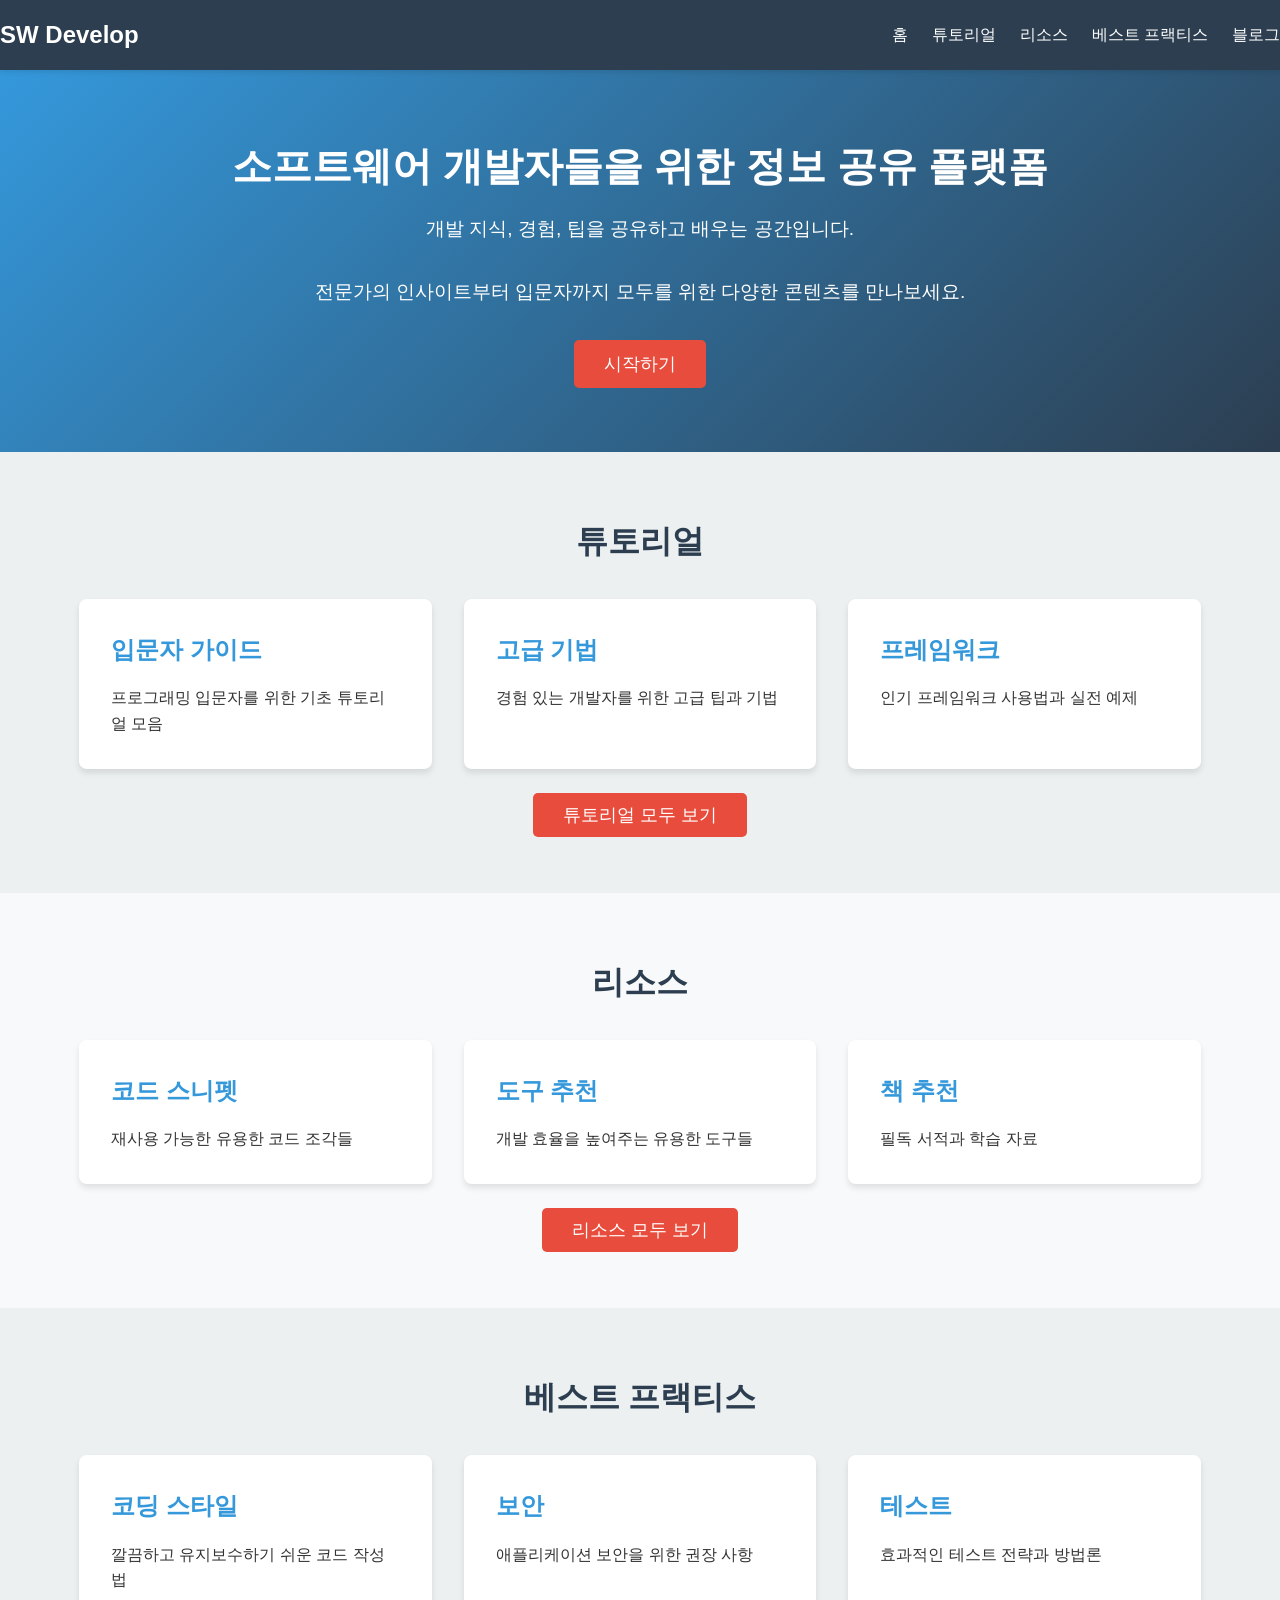
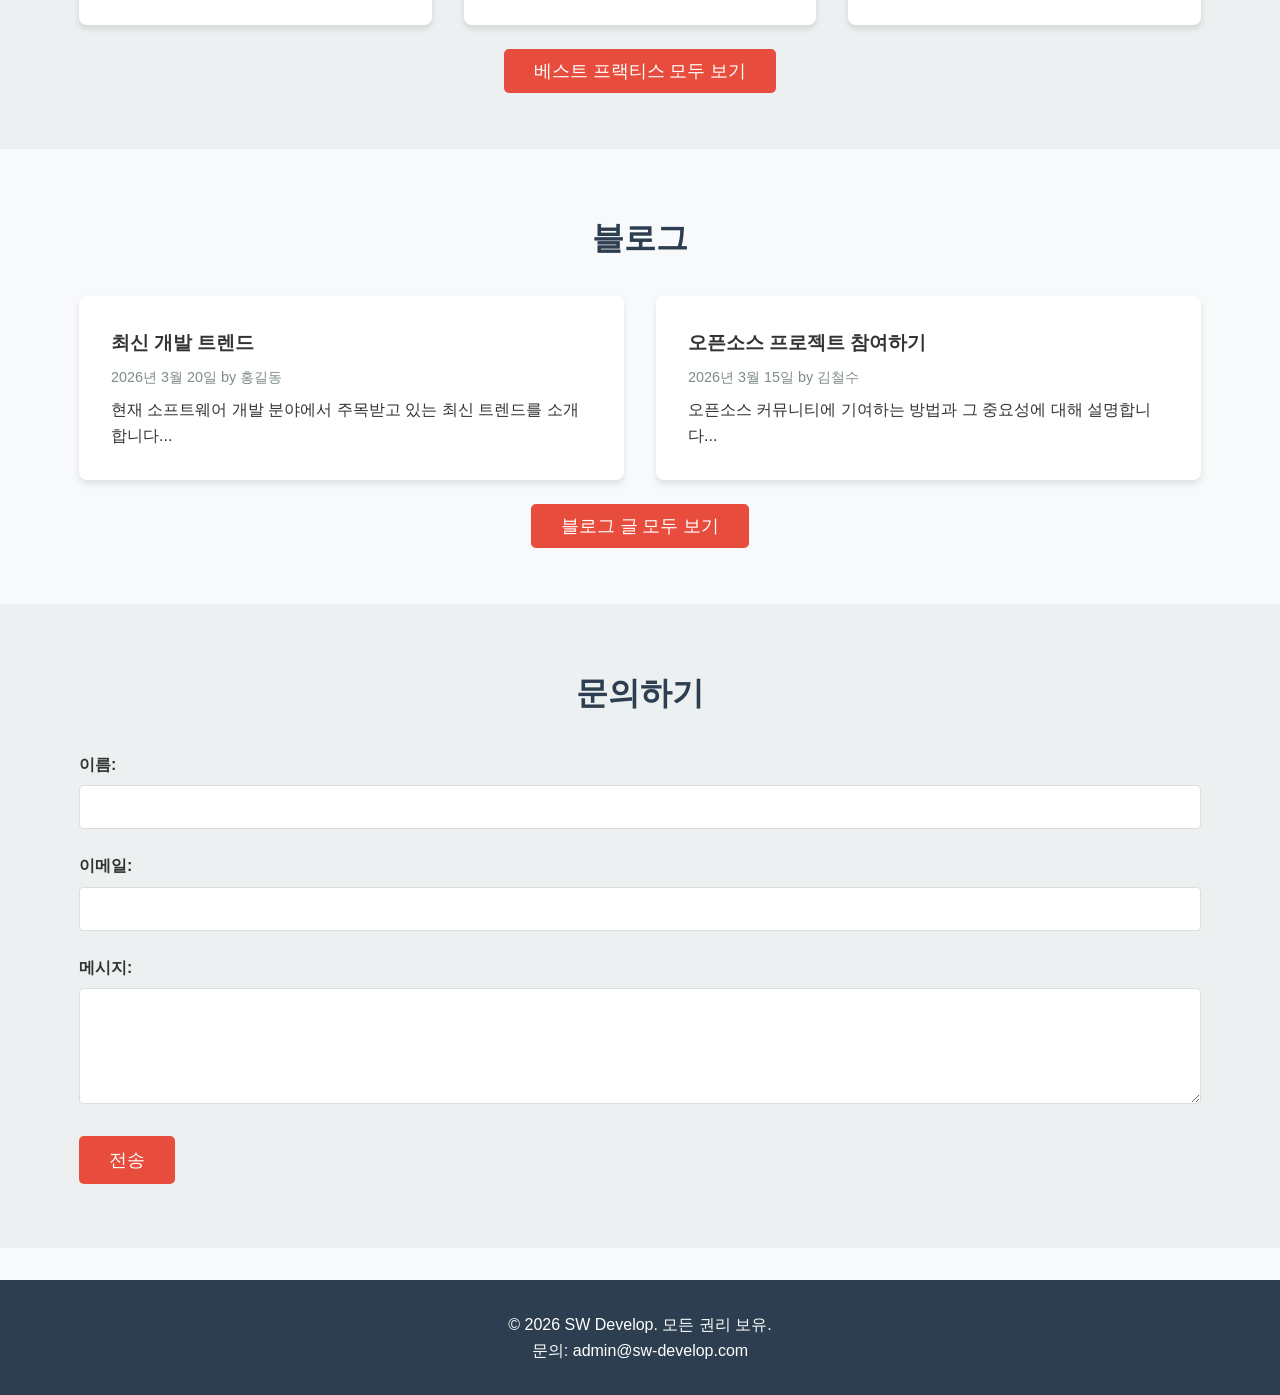
<file: index.html>
<!DOCTYPE html>
<html lang="ko">
<head>
    <meta charset="UTF-8">
    <meta name="viewport" content="width=device-width, initial-scale=1.0">
    <title>SW 개발자 정보 공유 사이트</title>
    <link rel="stylesheet" href="styles.css">
</head>
<body>
    <header>
        <nav class="navbar">
            <div class="nav-container">
                <h1 class="nav-logo">SW Develop</h1>
                <ul class="nav-menu">
                    <li class="nav-item">
                        <a href="index.html" class="nav-link">홈</a>
                    </li>
                    <li class="nav-item">
                        <a href="tutorials.html" class="nav-link">튜토리얼</a>
                    </li>
                    <li class="nav-item">
                        <a href="resources.html" class="nav-link">리소스</a>
                    </li>
                    <li class="nav-item">
                        <a href="best-practices.html" class="nav-link">베스트 프랙티스</a>
                    </li>
                    <li class="nav-item">
                        <a href="blog.html" class="nav-link">블로그</a>
                    </li>
                </ul>
            </div>
        </nav>
    </header>

    <main>
        <section id="home" class="hero">
            <div class="hero-container">
                <h2>소프트웨어 개발자들을 위한 정보 공유 플랫폼</h2>
                <p>개발 지식, 경험, 팁을 공유하고 배우는 공간입니다.</p>
                <p>전문가의 인사이트부터 입문자까지 모두를 위한 다양한 콘텐츠를 만나보세요.</p>
                <button class="cta-button">시작하기</button>
            </div>
        </section>

        <section id="tutorials" class="content-section">
            <div class="container">
                <h2>튜토리얼</h2>
                <div class="card-grid">
                    <div class="card">
                        <h3>입문자 가이드</h3>
                        <p>프로그래밍 입문자를 위한 기초 튜토리얼 모음</p>
                    </div>
                    <div class="card">
                        <h3>고급 기법</h3>
                        <p>경험 있는 개발자를 위한 고급 팁과 기법</p>
                    </div>
                    <div class="card">
                        <h3>프레임워크</h3>
                        <p>인기 프레임워크 사용법과 실전 예제</p>
                    </div>
                </div>
                <div style="text-align: center; margin-top: 2rem;">
                    <a href="tutorials.html" class="cta-button" style="text-decoration: none;">튜토리얼 모두 보기</a>
                </div>
            </div>
        </section>

        <section id="resources" class="content-section">
            <div class="container">
                <h2>리소스</h2>
                <div class="card-grid">
                    <div class="card">
                        <h3>코드 스니펫</h3>
                        <p>재사용 가능한 유용한 코드 조각들</p>
                    </div>
                    <div class="card">
                        <h3>도구 추천</h3>
                        <p>개발 효율을 높여주는 유용한 도구들</p>
                    </div>
                    <div class="card">
                        <h3>책 추천</h3>
                        <p>필독 서적과 학습 자료</p>
                    </div>
                </div>
                <div style="text-align: center; margin-top: 2rem;">
                    <a href="resources.html" class="cta-button" style="text-decoration: none;">리소스 모두 보기</a>
                </div>
            </div>
        </section>

        <section id="best-practices" class="content-section">
            <div class="container">
                <h2>베스트 프랙티스</h2>
                <div class="card-grid">
                    <div class="card">
                        <h3>코딩 스타일</h3>
                        <p>깔끔하고 유지보수하기 쉬운 코드 작성법</p>
                    </div>
                    <div class="card">
                        <h3>보안</h3>
                        <p>애플리케이션 보안을 위한 권장 사항</p>
                    </div>
                    <div class="card">
                        <h3>테스트</h3>
                        <p>효과적인 테스트 전략과 방법론</p>
                    </div>
                </div>
                <div style="text-align: center; margin-top: 2rem;">
                    <a href="best-practices.html" class="cta-button" style="text-decoration: none;">베스트 프랙티스 모두 보기</a>
                </div>
            </div>
        </section>

        <section id="blog" class="content-section">
            <div class="container">
                <h2>블로그</h2>
                <div class="blog-posts">
                    <article class="blog-post">
                        <h3>최신 개발 트렌드</h3>
                        <p class="post-meta">2026년 3월 20일 by 홍길동</p>
                        <p>현재 소프트웨어 개발 분야에서 주목받고 있는 최신 트렌드를 소개합니다...</p>
                    </article>
                    <article class="blog-post">
                        <h3>오픈소스 프로젝트 참여하기</h3>
                        <p class="post-meta">2026년 3월 15일 by 김철수</p>
                        <p>오픈소스 커뮤니티에 기여하는 방법과 그 중요성에 대해 설명합니다...</p>
                    </article>
                </div>
                <div style="text-align: center; margin-top: 2rem;">
                    <a href="blog.html" class="cta-button" style="text-decoration: none;">블로그 글 모두 보기</a>
                </div>
            </div>
        </section>
        
        <section id="contact" class="content-section">
            <div class="container">
                <h2>문의하기</h2>
                <form id="contact-form">
                    <div class="form-group">
                        <label for="name">이름:</label>
                        <input type="text" id="name" name="name" required>
                    </div>
                    <div class="form-group">
                        <label for="email">이메일:</label>
                        <input type="email" id="email" name="email" required>
                    </div>
                    <div class="form-group">
                        <label for="message">메시지:</label>
                        <textarea id="message" name="message" rows="5" required></textarea>
                    </div>
                    <button type="submit" class="cta-button">전송</button>
                </form>
            </div>
        </section>
    </main>

    <footer>
        <div class="container">
            <p>&copy; 2026 SW Develop. 모든 권리 보유.</p>
            <p>문의: admin@sw-develop.com</p>
        </div>
    </footer>

    <script src="script.js"></script>
</body>
</html>
</file>
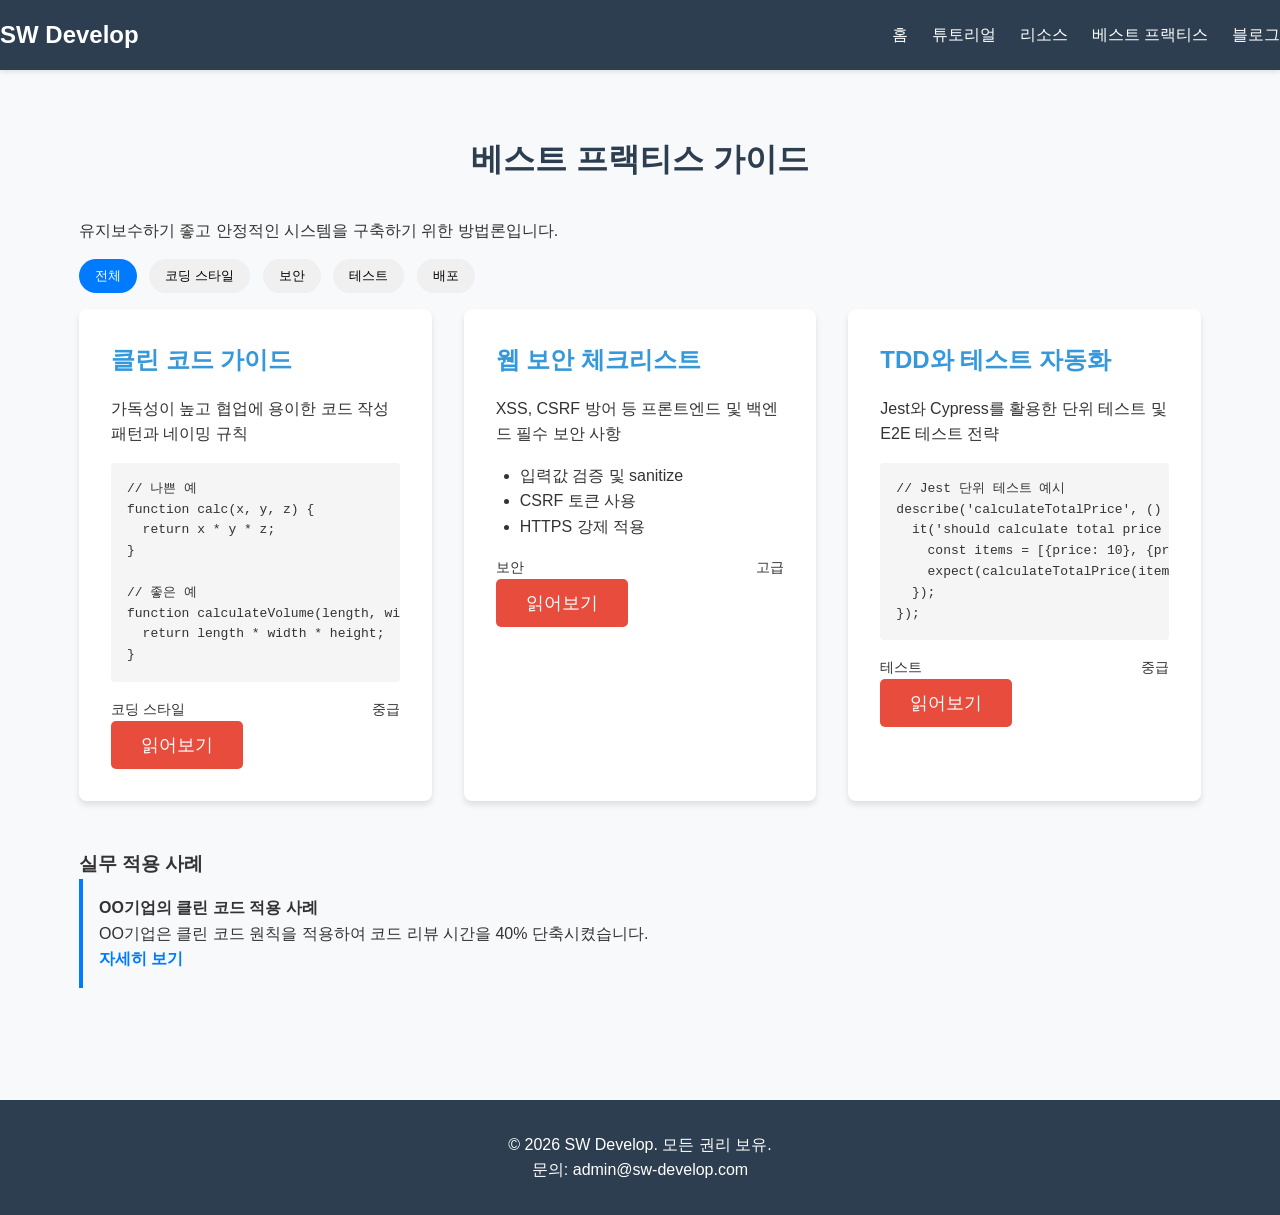
<file: best-practices.html>
<!DOCTYPE html>
<html lang="ko">
<head>
    <meta charset="UTF-8">
    <meta name="viewport" content="width=device-width, initial-scale=1.0">
    <title>베스트 프랙티스 - SW Develop</title>
    <link rel="stylesheet" href="styles.css">
</head>
<body>
    <header>
        <nav class="navbar">
            <div class="nav-container">
                <h1 class="nav-logo">SW Develop</h1>
                <ul class="nav-menu">
                    <li class="nav-item"><a href="index.html" class="nav-link">홈</a></li>
                    <li class="nav-item"><a href="tutorials.html" class="nav-link">튜토리얼</a></li>
                    <li class="nav-item"><a href="resources.html" class="nav-link">리소스</a></li>
                    <li class="nav-item"><a href="best-practices.html" class="nav-link active">베스트 프랙티스</a></li>
                    <li class="nav-item"><a href="blog.html" class="nav-link">블로그</a></li>
                </ul>
            </div>
        </nav>
    </header>

    <main>
        <section class="content-section">
            <div class="container">
                <h2>베스트 프랙티스 가이드</h2>
                <p>유지보수하기 좋고 안정적인 시스템을 구축하기 위한 방법론입니다.</p>
                
                <div class="best-practices-categories">
                    <button class="category-button active">전체</button>
                    <button class="category-button">코딩 스타일</button>
                    <button class="category-button">보안</button>
                    <button class="category-button">테스트</button>
                    <button class="category-button">배포</button>
                </div>
                
                <div class="card-grid">
                    <div class="card">
                        <h3>클린 코드 가이드</h3>
                        <p>가독성이 높고 협업에 용이한 코드 작성 패턴과 네이밍 규칙</p>
                        <pre class="code-example"><code>// 나쁜 예
function calc(x, y, z) {
  return x * y * z;
}

// 좋은 예
function calculateVolume(length, width, height) {
  return length * width * height;
}</code></pre>
                        <div class="practice-meta">
                            <span class="category">코딩 스타일</span>
                            <span class="difficulty">중급</span>
                        </div>
                        <button class="cta-button">읽어보기</button>
                    </div>
                    <div class="card">
                        <h3>웹 보안 체크리스트</h3>
                        <p>XSS, CSRF 방어 등 프론트엔드 및 백엔드 필수 보안 사항</p>
                        <ul class="security-checks">
                            <li>입력값 검증 및 sanitize</li>
                            <li>CSRF 토큰 사용</li>
                            <li>HTTPS 강제 적용</li>
                        </ul>
                        <div class="practice-meta">
                            <span class="category">보안</span>
                            <span class="difficulty">고급</span>
                        </div>
                        <button class="cta-button">읽어보기</button>
                    </div>
                    <div class="card">
                        <h3>TDD와 테스트 자동화</h3>
                        <p>Jest와 Cypress를 활용한 단위 테스트 및 E2E 테스트 전략</p>
                        <pre class="code-example"><code>// Jest 단위 테스트 예시
describe('calculateTotalPrice', () => {
  it('should calculate total price correctly', () => {
    const items = [{price: 10}, {price: 20}];
    expect(calculateTotalPrice(items)).toBe(30);
  });
});</code></pre>
                        <div class="practice-meta">
                            <span class="category">테스트</span>
                            <span class="difficulty">중급</span>
                        </div>
                        <button class="cta-button">읽어보기</button>
                    </div>
                </div>
                
                <div class="case-studies">
                    <h3>실무 적용 사례</h3>
                    <div class="case-study">
                        <h4>OO기업의 클린 코드 적용 사례</h4>
                        <p>OO기업은 클린 코드 원칙을 적용하여 코드 리뷰 시간을 40% 단축시켰습니다.</p>
                        <a href="#" class="read-more">자세히 보기</a>
                    </div>
                </div>
            </div>
        </section>
    </main>

    <footer>
        <div class="container">
            <p>&copy; 2026 SW Develop. 모든 권리 보유.</p>
            <p>문의: admin@sw-develop.com</p>
        </div>
    </footer>

    <script src="script.js"></script>
</body>
</html>
</file>
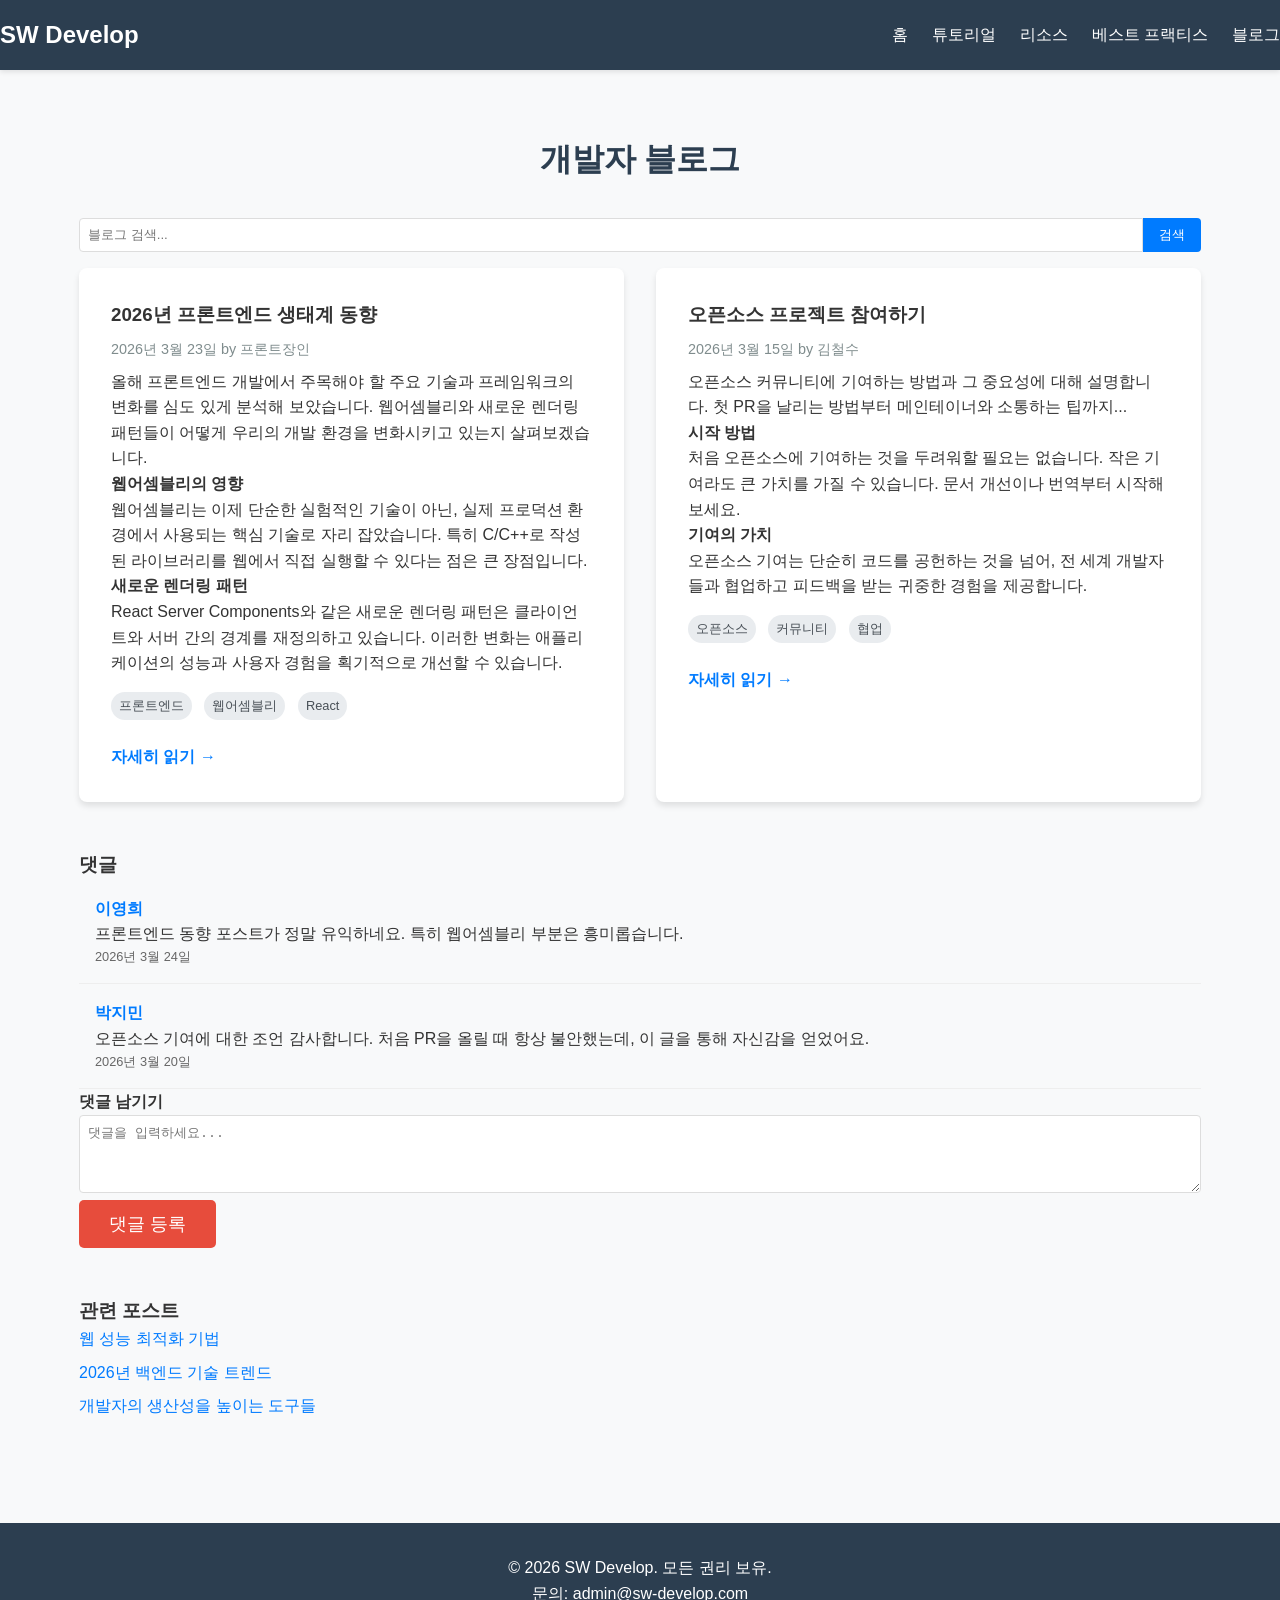
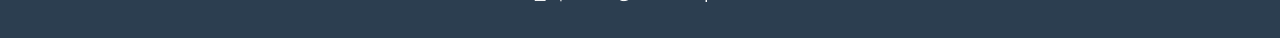
<file: blog.html>
<!DOCTYPE html>
<html lang="ko">
<head>
    <meta charset="UTF-8">
    <meta name="viewport" content="width=device-width, initial-scale=1.0">
    <title>블로그 - SW Develop</title>
    <link rel="stylesheet" href="styles.css">
</head>
<body>
    <header>
        <nav class="navbar">
            <div class="nav-container">
                <h1 class="nav-logo">SW Develop</h1>
                <ul class="nav-menu">
                    <li class="nav-item"><a href="index.html" class="nav-link">홈</a></li>
                    <li class="nav-item"><a href="tutorials.html" class="nav-link">튜토리얼</a></li>
                    <li class="nav-item"><a href="resources.html" class="nav-link">리소스</a></li>
                    <li class="nav-item"><a href="best-practices.html" class="nav-link">베스트 프랙티스</a></li>
                    <li class="nav-item"><a href="blog.html" class="nav-link active">블로그</a></li>
                </ul>
            </div>
        </nav>
    </header>

    <main>
        <section class="content-section">
            <div class="container">
                <h2>개발자 블로그</h2>
                
                <div class="blog-search">
                    <input type="text" placeholder="블로그 검색..." class="search-input">
                    <button class="search-button">검색</button>
                </div>
                
                <div class="blog-posts">
                    <article class="blog-post">
                        <h3>2026년 프론트엔드 생태계 동향</h3>
                        <p class="post-meta">2026년 3월 23일 by 프론트장인</p>
                        <p>올해 프론트엔드 개발에서 주목해야 할 주요 기술과 프레임워크의 변화를 심도 있게 분석해 보았습니다. 웹어셈블리와 새로운 렌더링 패턴들이 어떻게 우리의 개발 환경을 변화시키고 있는지 살펴보겠습니다.</p>
                        
                        <h4>웹어셈블리의 영향</h4>
                        <p>웹어셈블리는 이제 단순한 실험적인 기술이 아닌, 실제 프로덕션 환경에서 사용되는 핵심 기술로 자리 잡았습니다. 특히 C/C++로 작성된 라이브러리를 웹에서 직접 실행할 수 있다는 점은 큰 장점입니다.</p>
                        
                        <h4>새로운 렌더링 패턴</h4>
                        <p>React Server Components와 같은 새로운 렌더링 패턴은 클라이언트와 서버 간의 경계를 재정의하고 있습니다. 이러한 변화는 애플리케이션의 성능과 사용자 경험을 획기적으로 개선할 수 있습니다.</p>
                        
                        <div class="tags">
                            <span class="tag">프론트엔드</span>
                            <span class="tag">웹어셈블리</span>
                            <span class="tag">React</span>
                        </div>
                        
                        <a href="#" class="read-more" style="color: #007bff; text-decoration: none;">자세히 읽기 &rarr;</a>
                    </article>
                    
                    <article class="blog-post">
                        <h3>오픈소스 프로젝트 참여하기</h3>
                        <p class="post-meta">2026년 3월 15일 by 김철수</p>
                        <p>오픈소스 커뮤니티에 기여하는 방법과 그 중요성에 대해 설명합니다. 첫 PR을 날리는 방법부터 메인테이너와 소통하는 팁까지...</p>
                        
                        <h4>시작 방법</h4>
                        <p>처음 오픈소스에 기여하는 것을 두려워할 필요는 없습니다. 작은 기여라도 큰 가치를 가질 수 있습니다. 문서 개선이나 번역부터 시작해보세요.</p>
                        
                        <h4>기여의 가치</h4>
                        <p>오픈소스 기여는 단순히 코드를 공헌하는 것을 넘어, 전 세계 개발자들과 협업하고 피드백을 받는 귀중한 경험을 제공합니다.</p>
                        
                        <div class="tags">
                            <span class="tag">오픈소스</span>
                            <span class="tag">커뮤니티</span>
                            <span class="tag">협업</span>
                        </div>
                        
                        <a href="#" class="read-more" style="color: #007bff; text-decoration: none;">자세히 읽기 &rarr;</a>
                    </article>
                </div>
                
                <div class="comments-section">
                    <h3>댓글</h3>
                    <div class="comment">
                        <p class="comment-author">이영희</p>
                        <p class="comment-content">프론트엔드 동향 포스트가 정말 유익하네요. 특히 웹어셈블리 부분은 흥미롭습니다.</p>
                        <p class="comment-date">2026년 3월 24일</p>
                    </div>
                    <div class="comment">
                        <p class="comment-author">박지민</p>
                        <p class="comment-content">오픈소스 기여에 대한 조언 감사합니다. 처음 PR을 올릴 때 항상 불안했는데, 이 글을 통해 자신감을 얻었어요.</p>
                        <p class="comment-date">2026년 3월 20일</p>
                    </div>
                    <div class="comment-form">
                        <h4>댓글 남기기</h4>
                        <textarea placeholder="댓글을 입력하세요..." rows="4"></textarea>
                        <button class="cta-button">댓글 등록</button>
                    </div>
                </div>
                
                <div class="related-posts">
                    <h3>관련 포스트</h3>
                    <ul>
                        <li><a href="#">웹 성능 최적화 기법</a></li>
                        <li><a href="#">2026년 백엔드 기술 트렌드</a></li>
                        <li><a href="#">개발자의 생산성을 높이는 도구들</a></li>
                    </ul>
                </div>
            </div>
        </section>
    </main>

    <footer>
        <div class="container">
            <p>&copy; 2026 SW Develop. 모든 권리 보유.</p>
            <p>문의: admin@sw-develop.com</p>
        </div>
    </footer>

    <script src="script.js"></script>
</body>
</html>
</file>
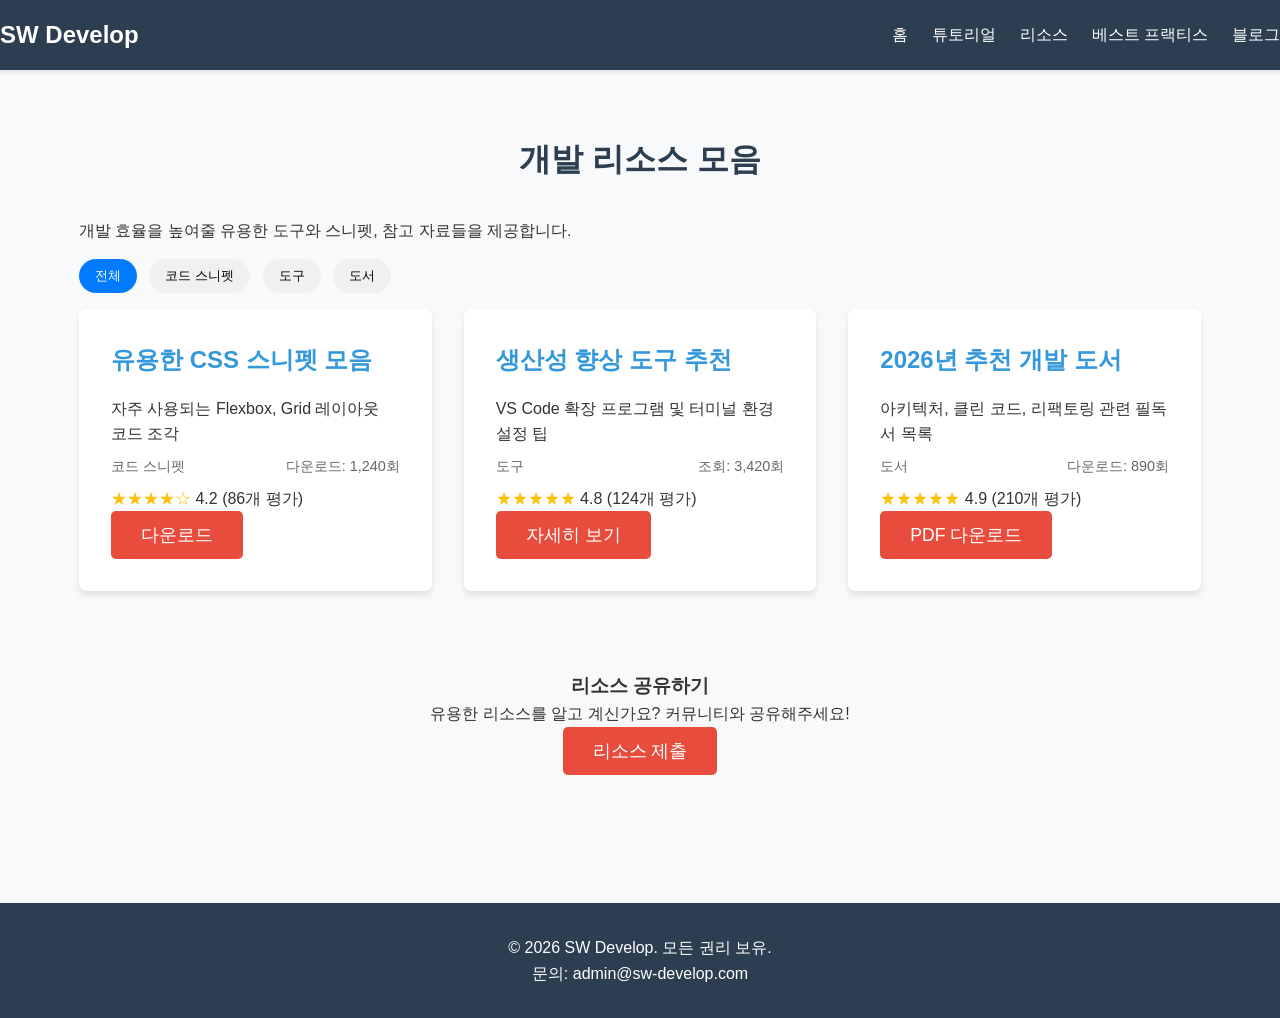
<file: resources.html>
<!DOCTYPE html>
<html lang="ko">
<head>
    <meta charset="UTF-8">
    <meta name="viewport" content="width=device-width, initial-scale=1.0">
    <title>리소스 - SW Develop</title>
    <link rel="stylesheet" href="styles.css">
</head>
<body>
    <header>
        <nav class="navbar">
            <div class="nav-container">
                <h1 class="nav-logo">SW Develop</h1>
                <ul class="nav-menu">
                    <li class="nav-item"><a href="index.html" class="nav-link">홈</a></li>
                    <li class="nav-item"><a href="tutorials.html" class="nav-link">튜토리얼</a></li>
                    <li class="nav-item"><a href="resources.html" class="nav-link active">리소스</a></li>
                    <li class="nav-item"><a href="best-practices.html" class="nav-link">베스트 프랙티스</a></li>
                    <li class="nav-item"><a href="blog.html" class="nav-link">블로그</a></li>
                </ul>
            </div>
        </nav>
    </header>

    <main>
        <section class="content-section">
            <div class="container">
                <h2>개발 리소스 모음</h2>
                <p>개발 효율을 높여줄 유용한 도구와 스니펫, 참고 자료들을 제공합니다.</p>
                
                <div class="resource-filters">
                    <button class="filter-button active">전체</button>
                    <button class="filter-button">코드 스니펫</button>
                    <button class="filter-button">도구</button>
                    <button class="filter-button">도서</button>
                </div>
                
                <div class="card-grid">
                    <div class="card">
                        <h3>유용한 CSS 스니펫 모음</h3>
                        <p>자주 사용되는 Flexbox, Grid 레이아웃 코드 조각</p>
                        <div class="resource-meta">
                            <span class="resource-type">코드 스니펫</span>
                            <span class="download-count">다운로드: 1,240회</span>
                        </div>
                        <div class="rating">
                            <span class="stars">★★★★☆</span>
                            <span class="rating-value">4.2 (86개 평가)</span>
                        </div>
                        <button class="cta-button">다운로드</button>
                    </div>
                    <div class="card">
                        <h3>생산성 향상 도구 추천</h3>
                        <p>VS Code 확장 프로그램 및 터미널 환경 설정 팁</p>
                        <div class="resource-meta">
                            <span class="resource-type">도구</span>
                            <span class="download-count">조회: 3,420회</span>
                        </div>
                        <div class="rating">
                            <span class="stars">★★★★★</span>
                            <span class="rating-value">4.8 (124개 평가)</span>
                        </div>
                        <button class="cta-button">자세히 보기</button>
                    </div>
                    <div class="card">
                        <h3>2026년 추천 개발 도서</h3>
                        <p>아키텍처, 클린 코드, 리팩토링 관련 필독서 목록</p>
                        <div class="resource-meta">
                            <span class="resource-type">도서</span>
                            <span class="download-count">다운로드: 890회</span>
                        </div>
                        <div class="rating">
                            <span class="stars">★★★★★</span>
                            <span class="rating-value">4.9 (210개 평가)</span>
                        </div>
                        <button class="cta-button">PDF 다운로드</button>
                    </div>
                </div>
                
                <div class="resource-submission">
                    <h3>리소스 공유하기</h3>
                    <p>유용한 리소스를 알고 계신가요? 커뮤니티와 공유해주세요!</p>
                    <button class="cta-button">리소스 제출</button>
                </div>
            </div>
        </section>
    </main>

    <footer>
        <div class="container">
            <p>&copy; 2026 SW Develop. 모든 권리 보유.</p>
            <p>문의: admin@sw-develop.com</p>
        </div>
    </footer>

    <script src="script.js"></script>
</body>
</html>
</file>
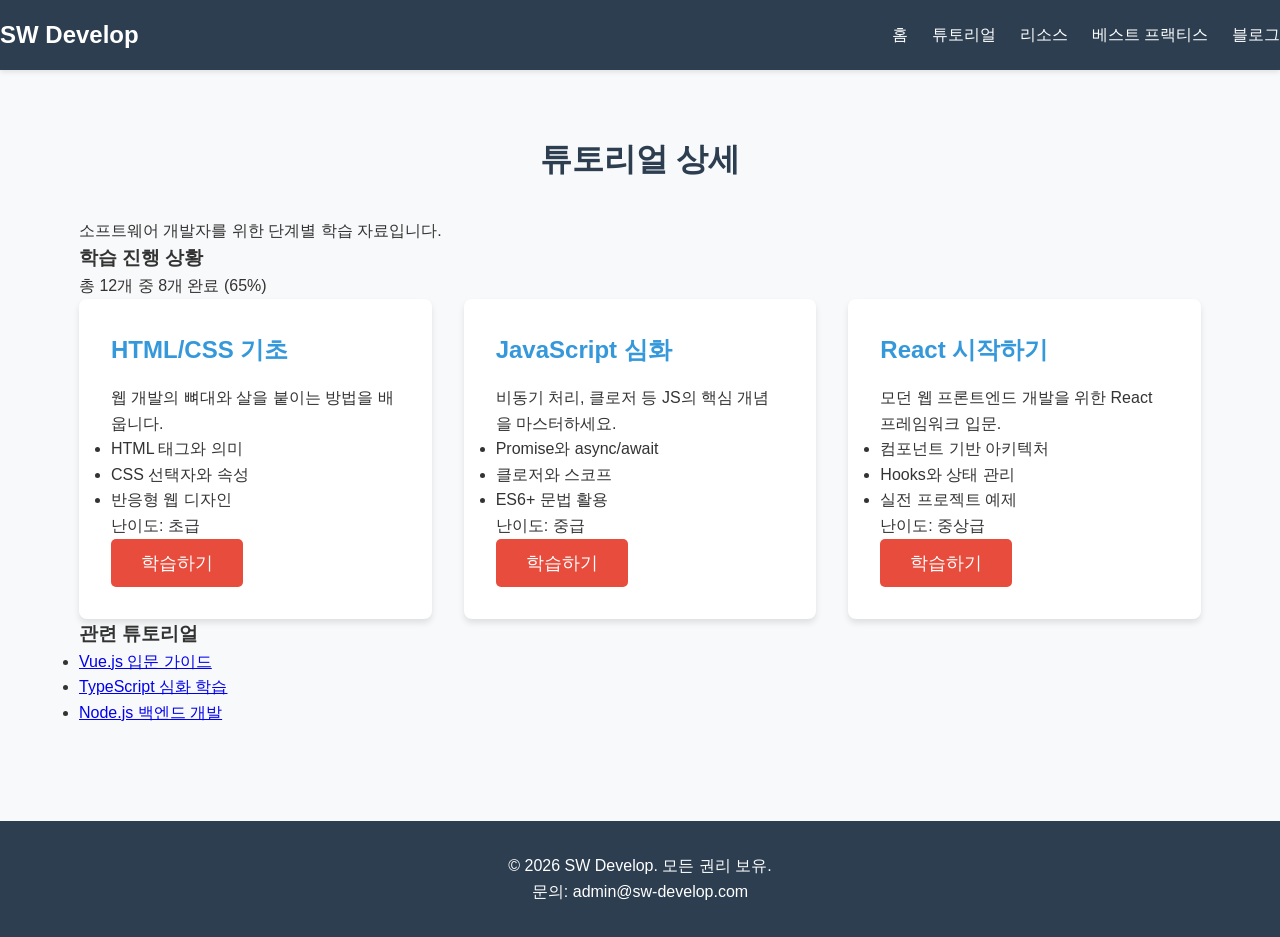
<file: tutorials.html>
<!DOCTYPE html>
<html lang="ko">
<head>
    <meta charset="UTF-8">
    <meta name="viewport" content="width=device-width, initial-scale=1.0">
    <title>튜토리얼 - SW Develop</title>
    <link rel="stylesheet" href="styles.css">
</head>
<body>
    <header>
        <nav class="navbar">
            <div class="nav-container">
                <h1 class="nav-logo">SW Develop</h1>
                <ul class="nav-menu">
                    <li class="nav-item"><a href="index.html" class="nav-link">홈</a></li>
                    <li class="nav-item"><a href="tutorials.html" class="nav-link active">튜토리얼</a></li>
                    <li class="nav-item"><a href="resources.html" class="nav-link">리소스</a></li>
                    <li class="nav-item"><a href="best-practices.html" class="nav-link">베스트 프랙티스</a></li>
                    <li class="nav-item"><a href="blog.html" class="nav-link">블로그</a></li>
                </ul>
            </div>
        </nav>
    </header>

    <main>
        <section class="content-section">
            <div class="container">
                <h2>튜토리얼 상세</h2>
                <p>소프트웨어 개발자를 위한 단계별 학습 자료입니다.</p>
                
                <div class="tutorial-progress">
                    <h3>학습 진행 상황</h3>
                    <div class="progress-bar">
                        <div class="progress-fill" style="width: 65%;"></div>
                    </div>
                    <p>총 12개 중 8개 완료 (65%)</p>
                </div>
                
                <div class="card-grid">
                    <div class="card">
                        <h3>HTML/CSS 기초</h3>
                        <p>웹 개발의 뼈대와 살을 붙이는 방법을 배웁니다.</p>
                        <ul>
                            <li>HTML 태그와 의미</li>
                            <li>CSS 선택자와 속성</li>
                            <li>반응형 웹 디자인</li>
                        </ul>
                        <div class="difficulty">난이도: 초급</div>
                        <button class="cta-button">학습하기</button>
                    </div>
                    <div class="card">
                        <h3>JavaScript 심화</h3>
                        <p>비동기 처리, 클로저 등 JS의 핵심 개념을 마스터하세요.</p>
                        <ul>
                            <li>Promise와 async/await</li>
                            <li>클로저와 스코프</li>
                            <li>ES6+ 문법 활용</li>
                        </ul>
                        <div class="difficulty">난이도: 중급</div>
                        <button class="cta-button">학습하기</button>
                    </div>
                    <div class="card">
                        <h3>React 시작하기</h3>
                        <p>모던 웹 프론트엔드 개발을 위한 React 프레임워크 입문.</p>
                        <ul>
                            <li>컴포넌트 기반 아키텍처</li>
                            <li>Hooks와 상태 관리</li>
                            <li>실전 프로젝트 예제</li>
                        </ul>
                        <div class="difficulty">난이도: 중상급</div>
                        <button class="cta-button">학습하기</button>
                    </div>
                </div>
                
                <div class="related-tutorials">
                    <h3>관련 튜토리얼</h3>
                    <ul>
                        <li><a href="#">Vue.js 입문 가이드</a></li>
                        <li><a href="#">TypeScript 심화 학습</a></li>
                        <li><a href="#">Node.js 백엔드 개발</a></li>
                    </ul>
                </div>
            </div>
        </section>
    </main>

    <footer>
        <div class="container">
            <p>&copy; 2026 SW Develop. 모든 권리 보유.</p>
            <p>문의: admin@sw-develop.com</p>
        </div>
    </footer>

    <script src="script.js"></script>
</body>
</html>
</file>
<file: styles.css>
/* Reset and base styles */
* {
    margin: 0;
    padding: 0;
    box-sizing: border-box;
}

body {
    font-family: 'Segoe UI', Tahoma, Geneva, Verdana, sans-serif;
    line-height: 1.6;
    color: #333;
    background-color: #f8f9fa;
}

.container {
    width: 90%;
    max-width: 1200px;
    margin: 0 auto;
    padding: 0 15px;
}

/* Header and navigation */
header {
    background-color: #2c3e50;
    color: white;
    position: sticky;
    top: 0;
    z-index: 100;
    box-shadow: 0 2px 5px rgba(0,0,0,0.1);
}

.nav-container {
    display: flex;
    justify-content: space-between;
    align-items: center;
    padding: 1rem 0;
}

.nav-logo {
    font-size: 1.5rem;
    font-weight: bold;
}

.nav-menu {
    display: flex;
    list-style: none;
}

.nav-item {
    margin-left: 1.5rem;
}

.nav-link {
    color: white;
    text-decoration: none;
    transition: color 0.3s ease;
}

.nav-link:hover {
    color: #3498db;
}

/* Hero section */
.hero {
    background: linear-gradient(135deg, #3498db, #2c3e50);
    color: white;
    padding: 4rem 0;
    text-align: center;
}

.hero-container h2 {
    font-size: 2.5rem;
    margin-bottom: 1rem;
}

.hero-container p {
    font-size: 1.2rem;
    margin-bottom: 2rem;
    max-width: 700px;
    margin-left: auto;
    margin-right: auto;
}

.cta-button {
    background-color: #e74c3c;
    color: white;
    border: none;
    padding: 12px 30px;
    font-size: 1.1rem;
    border-radius: 5px;
    cursor: pointer;
    transition: background-color 0.3s ease;
}

.cta-button:hover {
    background-color: #c0392b;
}

/* Content sections */
.content-section {
    padding: 4rem 0;
}

.content-section:nth-child(even) {
    background-color: #ecf0f1;
}

.content-section h2 {
    text-align: center;
    margin-bottom: 2rem;
    font-size: 2rem;
    color: #2c3e50;
}

/* Card grid layout */
.card-grid {
    display: grid;
    grid-template-columns: repeat(auto-fit, minmax(300px, 1fr));
    gap: 2rem;
}

.card {
    background: white;
    border-radius: 8px;
    box-shadow: 0 4px 6px rgba(0,0,0,0.1);
    padding: 2rem;
    transition: transform 0.3s ease, box-shadow 0.3s ease;
}

.card:hover {
    transform: translateY(-5px);
    box-shadow: 0 6px 12px rgba(0,0,0,0.15);
}

.card h3 {
    font-size: 1.5rem;
    margin-bottom: 1rem;
    color: #3498db;
}

/* Blog posts */
.blog-posts {
    display: grid;
    grid-template-columns: repeat(auto-fit, minmax(300px, 1fr));
    gap: 2rem;
}

.blog-post {
    background: white;
    border-radius: 8px;
    box-shadow: 0 4px 6px rgba(0,0,0,0.1);
    padding: 2rem;
}

.post-meta {
    color: #7f8c8d;
    font-size: 0.9rem;
    margin: 0.5rem 0;
}

/* 리소스 페이지 */
.resource-filters {
    margin: 1rem 0;
}

.filter-button {
    background-color: #f0f0f0;
    border: none;
    padding: 0.5rem 1rem;
    margin-right: 0.5rem;
    border-radius: 20px;
    cursor: pointer;
    transition: background-color 0.3s;
}

.filter-button:hover,
.filter-button.active {
    background-color: #007bff;
    color: white;
}

.resource-meta {
    display: flex;
    justify-content: space-between;
    margin-top: 0.5rem;
    font-size: 0.9rem;
    color: #666;
}

.rating {
    margin-top: 0.5rem;
}

.stars {
    color: #ffc107;
}

.resource-submission {
    margin-top: 3rem;
    padding: 2rem;
    background-color: #f8f9fa;
    border-radius: 8px;
    text-align: center;
}

/* 베스트 프랙티스 페이지 */
.best-practices-categories {
    margin: 1rem 0;
}

.category-button {
    background-color: #f0f0f0;
    border: none;
    padding: 0.5rem 1rem;
    margin-right: 0.5rem;
    border-radius: 20px;
    cursor: pointer;
    transition: background-color 0.3s;
}

.category-button:hover,
.category-button.active {
    background-color: #007bff;
    color: white;
}

.code-example {
    background-color: #f5f5f5;
    padding: 1rem;
    border-radius: 4px;
    overflow-x: auto;
    margin: 1rem 0;
}

.practice-meta {
    display: flex;
    justify-content: space-between;
    margin-top: 0.5rem;
    font-size: 0.9rem;
}

.security-checks {
    margin: 1rem 0;
    padding-left: 1.5rem;
}

.case-studies {
    margin-top: 3rem;
}

.case-study {
    padding: 1rem;
    border-left: 4px solid #007bff;
    margin-bottom: 1rem;
}

.read-more {
    color: #007bff;
    text-decoration: none;
    font-weight: bold;
}

.read-more:hover {
    text-decoration: underline;
}

/* 블로그 페이지 */
.blog-search {
    margin: 1rem 0;
    display: flex;
}

.search-input {
    flex: 1;
    padding: 0.5rem;
    border: 1px solid #ddd;
    border-radius: 4px 0 0 4px;
}

.search-button {
    padding: 0.5rem 1rem;
    background-color: #007bff;
    color: white;
    border: none;
    border-radius: 0 4px 4px 0;
    cursor: pointer;
}

.tags {
    margin: 1rem 0;
}

.tag {
    display: inline-block;
    background-color: #e9ecef;
    color: #495057;
    padding: 0.25rem 0.5rem;
    border-radius: 15px;
    font-size: 0.8rem;
    margin-right: 0.5rem;
    margin-bottom: 0.5rem;
}

.comments-section {
    margin-top: 3rem;
}

.comment {
    padding: 1rem;
    border-bottom: 1px solid #eee;
}

.comment:last-child {
    border-bottom: none;
}

.comment-author {
    font-weight: bold;
    color: #007bff;
}

.comment-date {
    font-size: 0.8rem;
    color: #666;
}

.comment-form textarea {
    width: 100%;
    padding: 0.5rem;
    border: 1px solid #ddd;
    border-radius: 4px;
    resize: vertical;
}

.related-posts {
    margin-top: 3rem;
}

.related-posts ul {
    list-style-type: none;
    padding: 0;
}

.related-posts li {
    margin-bottom: 0.5rem;
}

.related-posts a {
    color: #007bff;
    text-decoration: none;
}

.related-posts a:hover {
    text-decoration: underline;
}

/* Contact form */
.form-group {
    margin-bottom: 1.5rem;
}

.form-group label {
    display: block;
    margin-bottom: 0.5rem;
    font-weight: bold;
}

.form-group input,
.form-group textarea {
    width: 100%;
    padding: 0.75rem;
    border: 1px solid #ddd;
    border-radius: 4px;
    font-family: inherit;
    font-size: 1rem;
}

.form-group input:focus,
.form-group textarea:focus {
    outline: none;
    border-color: #3498db;
    box-shadow: 0 0 0 2px rgba(52, 152, 219, 0.2);
}

/* Footer */
footer {
    background-color: #2c3e50;
    color: white;
    text-align: center;
    padding: 2rem 0;
    margin-top: 2rem;
}

/* Mobile menu toggle */
.mobile-menu-toggle {
    display: none;
    background: none;
    border: none;
    color: white;
    font-size: 1.5rem;
    cursor: pointer;
}

/* Scroll to top button */
.scroll-to-top {
    position: fixed;
    bottom: 20px;
    right: 20px;
    background-color: #3498db;
    color: white;
    border: none;
    border-radius: 50%;
    width: 50px;
    height: 50px;
    font-size: 1.5rem;
    cursor: pointer;
    opacity: 0;
    transition: opacity 0.3s ease;
    z-index: 1000;
}

.scroll-to-top.visible {
    opacity: 1;
}

.scroll-to-top:hover {
    background-color: #2980b9;
}

/* Fade in animations */
.fade-in {
    opacity: 0;
    transform: translateY(20px);
    transition: opacity 0.6s ease, transform 0.6s ease;
}

.fade-in.visible {
    opacity: 1;
    transform: translateY(0);
}

/* Responsive design */
@media (max-width: 768px) {
    .nav-container {
        flex-direction: row;
        justify-content: space-between;
    }
    
    .nav-menu {
        position: absolute;
        top: 100%;
        left: 0;
        width: 100%;
        background-color: #2c3e50;
        flex-direction: column;
        align-items: center;
        padding: 1rem 0;
        transform: translateY(-150%);
        transition: transform 0.3s ease;
        box-shadow: 0 4px 6px rgba(0,0,0,0.1);
    }
    
    .nav-menu.active {
        transform: translateY(0);
    }
    
    .nav-item {
        margin: 0.5rem 0;
    }
    
    .mobile-menu-toggle {
        display: block;
    }
    
    .hero-container h2 {
        font-size: 2rem;
    }
    
    .hero-container p {
        font-size: 1rem;
    }
    
    .content-section {
        padding: 2rem 0;
    }
    
    .card-grid,
    .blog-posts {
        grid-template-columns: 1fr;
    }
}
</file>
